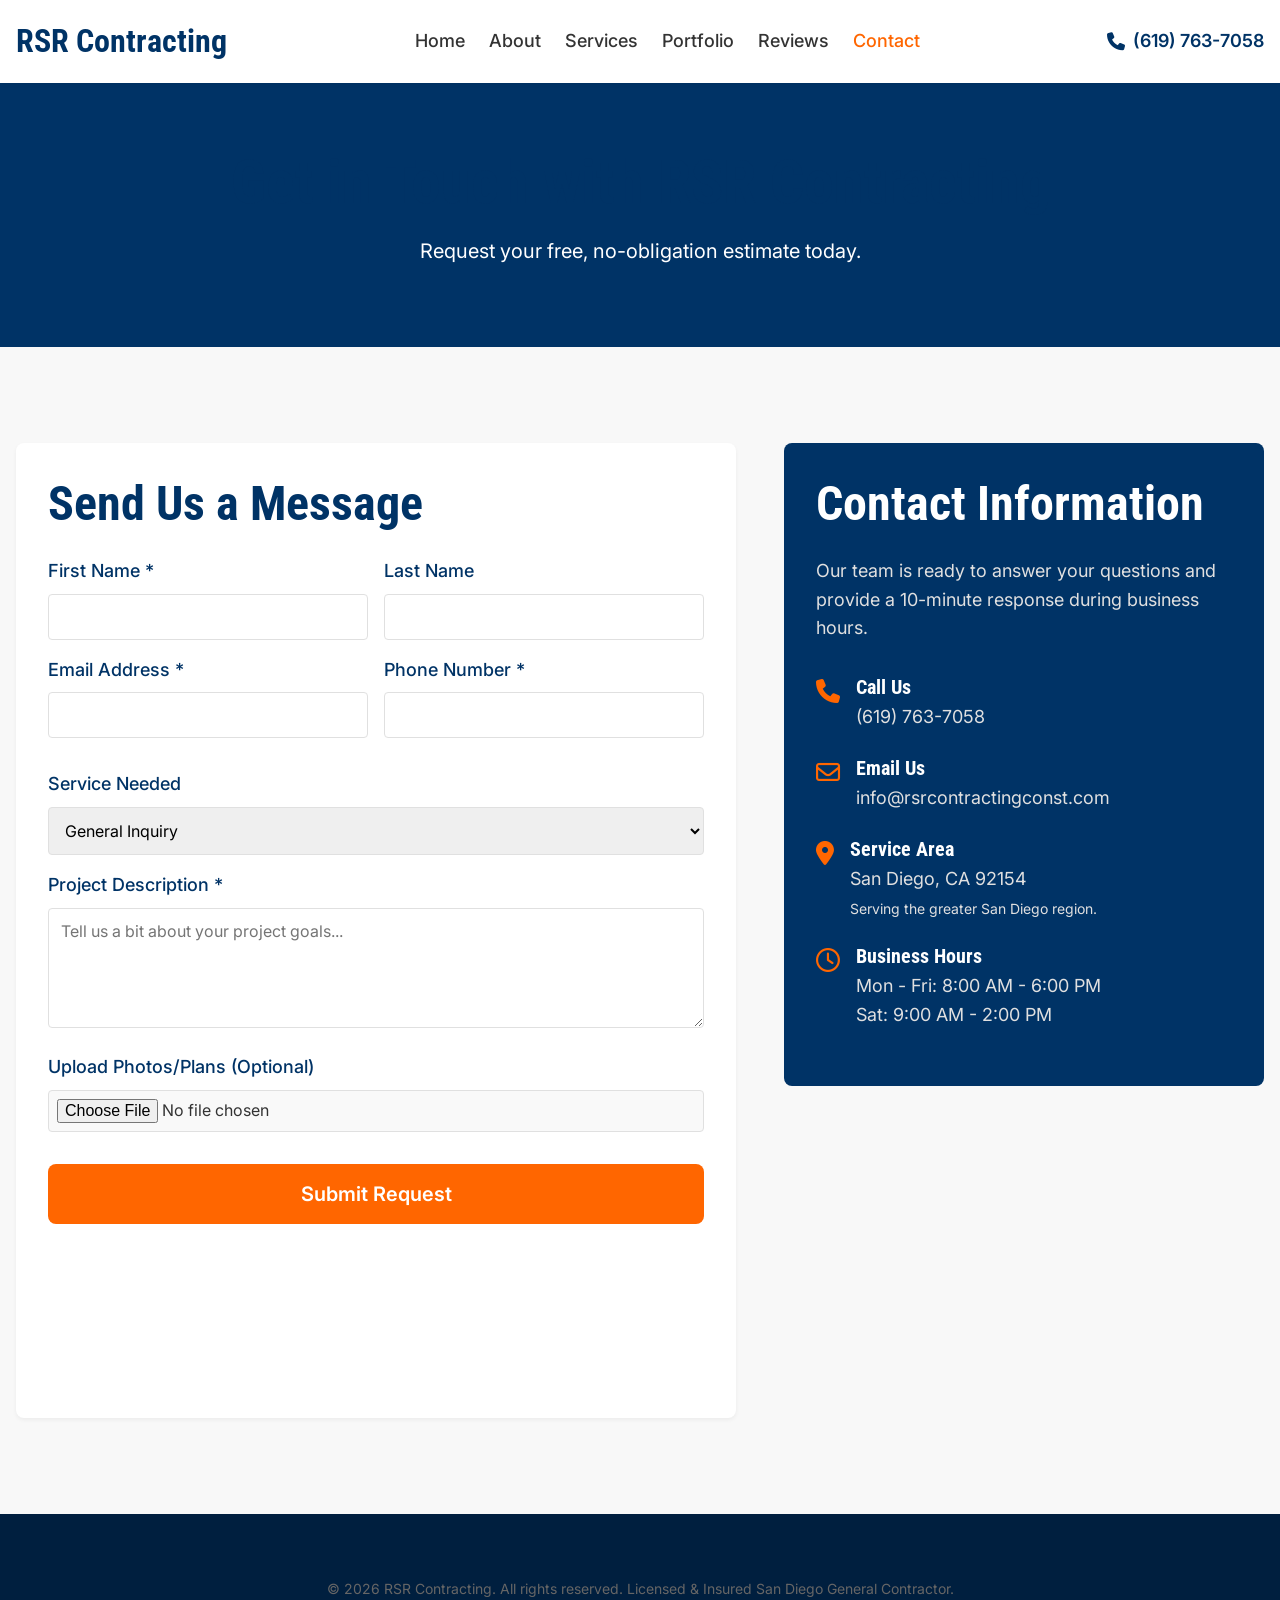
<file: contact.html>
<!DOCTYPE html>
<html lang="en">

<head>
    <meta charset="UTF-8">
    <meta name="viewport" content="width=device-width, initial-scale=1.0">
    <title>Contact Us | RSR Contracting San Diego</title>
    <meta name="description"
        content="Contact RSR Contracting for your free project estimate. General Contractor serving San Diego, CA.">

    <link rel="preconnect" href="https://fonts.googleapis.com">
    <link rel="preconnect" href="https://fonts.gstatic.com" crossorigin>
    <link
        href="https://fonts.googleapis.com/css2?family=Inter:wght@400;500;600;700&family=Roboto+Condensed:wght@700&display=swap"
        rel="stylesheet">
    <link rel="stylesheet" href="https://cdnjs.cloudflare.com/ajax/libs/font-awesome/6.4.0/css/all.min.css">
    <link rel="stylesheet" href="index.css">

    <style>
        .page-header {
            background-color: var(--color-primary-navy);
            color: var(--color-neutral-white);
            padding-block: var(--spacing-16);
            text-align: center;
        }

        .contact-layout {
            display: grid;
            grid-template-columns: 1fr;
            gap: var(--spacing-12);
        }

        @media (min-width: 1024px) {
            .contact-layout {
                grid-template-columns: 3fr 2fr;
            }
        }

        /* Form Styles */
        .contact-form-container {
            background: var(--color-neutral-white);
            padding: var(--spacing-8);
            border-radius: var(--border-radius-md);
            box-shadow: var(--shadow-sm);
        }

        .form-group {
            margin-bottom: var(--spacing-4);
        }

        .form-label {
            display: block;
            margin-bottom: var(--spacing-2);
            font-weight: 500;
            color: var(--color-primary-navy);
        }

        .form-input,
        .form-select,
        .form-textarea {
            width: 100%;
            padding: 0.75rem;
            border: 1px solid var(--color-neutral-lightgray);
            border-radius: var(--border-radius-sm);
            font-family: var(--font-family-sans);
            font-size: 1rem;
            transition: border-color var(--transition-fast);
        }

        .form-input:focus,
        .form-select:focus,
        .form-textarea:focus {
            outline: none;
            border-color: var(--color-accent-orange);
            box-shadow: 0 0 0 2px rgba(255, 102, 0, 0.1);
        }

        .form-textarea {
            resize: vertical;
            min-height: 120px;
        }

        /* Info Styles */
        .contact-info-container {
            background: var(--color-primary-navy);
            color: var(--color-neutral-white);
            padding: var(--spacing-8);
            border-radius: var(--border-radius-md);
        }

        .contact-info-container h2 {
            color: var(--color-neutral-white);
            margin-bottom: var(--spacing-6);
        }

        .info-item {
            display: flex;
            align-items: flex-start;
            gap: var(--spacing-4);
            margin-bottom: var(--spacing-6);
        }

        .info-icon {
            font-size: 1.5rem;
            color: var(--color-accent-orange);
            margin-top: 0.25rem;
        }

        .info-text h4 {
            color: var(--color-neutral-white);
            margin-bottom: var(--spacing-1);
            font-size: var(--font-size-lg);
        }

        .info-text p,
        .info-text a {
            color: var(--color-neutral-lightgray);
            margin-bottom: 0;
            transition: color var(--transition-fast);
        }

        .info-text a:hover {
            color: var(--color-accent-orange);
        }

        .map-embed {
            width: 100%;
            height: 300px;
            border-radius: var(--border-radius-md);
            overflow: hidden;
            margin-top: var(--spacing-8);
        }

        .map-embed iframe {
            width: 100%;
            height: 100%;
            border: 0;
        }
    </style>
</head>

<body>

    <!-- Header -->
    <header class="site-header">
        <div class="container header-container">
            <a href="/" class="logo">
                RSR Contracting
            </a>
            <nav class="nav-links">
                <a href="/">Home</a>
                <a href="about.html">About</a>
                <a href="services.html">Services</a>
                <a href="portfolio.html">Portfolio</a>
                <a href="reviews.html">Reviews</a>
                <a href="contact.html" class="active">Contact</a>
            </nav>
            <div class="header-actions">
                <a href="tel:6197637058" class="phone-link"><i class="fa-solid fa-phone"></i> (619) 763-7058</a>
            </div>
            <button class="mobile-menu-btn" aria-expanded="false" aria-label="Toggle menu"><i
                    class="fa-solid fa-bars"></i></button>
        </div>
    </header>

    <!-- Page Header -->
    <section class="page-header">
        <div class="container">
            <h1 class="fade-in">Get in Touch with RSR Contracting</h1>
            <p class="fade-in" style="font-size: var(--font-size-lg); max-width: 800px; margin-inline: auto;">Request
                your free, no-obligation estimate today.</p>
        </div>
    </section>

    <!-- Contact Section -->
    <section class="section bg-offwhite">
        <div class="container">
            <div class="contact-layout">

                <!-- Form -->
                <div class="contact-form-container fade-in">
                    <h2 class="text-navy" style="margin-bottom: var(--spacing-6);">Send Us a Message</h2>
                    <form action="thank-you.html" method="GET">
                        <div class="grid grid-cols-1 sm:grid-cols-2 gap-4">
                            <div class="form-group">
                                <label class="form-label" for="fname">First Name *</label>
                                <input type="text" id="fname" name="fname" class="form-input" required>
                            </div>
                            <div class="form-group">
                                <label class="form-label" for="lname">Last Name</label>
                                <input type="text" id="lname" name="lname" class="form-input">
                            </div>
                        </div>

                        <div class="grid grid-cols-1 sm:grid-cols-2 gap-4">
                            <div class="form-group">
                                <label class="form-label" for="email">Email Address *</label>
                                <input type="email" id="email" name="email" class="form-input" required>
                            </div>
                            <div class="form-group">
                                <label class="form-label" for="phone">Phone Number *</label>
                                <input type="tel" id="phone" name="phone" class="form-input" required>
                            </div>
                        </div>

                        <div class="form-group" style="margin-top: var(--spacing-4);">
                            <label class="form-label" for="service">Service Needed</label>
                            <select id="service" name="service" class="form-select">
                                <option value="general">General Inquiry</option>
                                <option value="remodeling">General Contracting & Remodeling</option>
                                <option value="masonry">Masonry & Concrete</option>
                                <option value="bathroom">Bathroom Remodel / Plumbing</option>
                                <option value="pavers">Pavers & Hardscape</option>
                            </select>
                        </div>

                        <div class="form-group">
                            <label class="form-label" for="message">Project Description *</label>
                            <textarea id="message" name="message" class="form-textarea"
                                placeholder="Tell us a bit about your project goals..." required></textarea>
                        </div>

                        <div class="form-group">
                            <label class="form-label" for="photos">Upload Photos/Plans (Optional)</label>
                            <input type="file" id="photos" name="photos" class="form-input"
                                style="padding: 0.5rem; background: #f9f9f9;">
                        </div>

                        <button type="submit" class="btn btn-primary btn-large"
                            style="width: 100%; margin-top: var(--spacing-4);">Submit Request</button>
                    </form>
                </div>

                <!-- Info -->
                <div class="fade-in">
                    <div class="contact-info-container">
                        <h2>Contact Information</h2>
                        <p style="color: var(--color-neutral-lightgray); margin-bottom: var(--spacing-8);">Our team is
                            ready to answer your questions and provide a 10-minute response during business hours.</p>

                        <div class="info-item">
                            <i class="fa-solid fa-phone info-icon"></i>
                            <div class="info-text">
                                <h4>Call Us</h4>
                                <a href="tel:6197637058">(619) 763-7058</a>
                            </div>
                        </div>

                        <div class="info-item">
                            <i class="fa-regular fa-envelope info-icon"></i>
                            <div class="info-text">
                                <h4>Email Us</h4>
                                <a href="mailto:info@rsrcontractingconst.com">info@rsrcontractingconst.com</a>
                            </div>
                        </div>

                        <div class="info-item">
                            <i class="fa-solid fa-location-dot info-icon"></i>
                            <div class="info-text">
                                <h4>Service Area</h4>
                                <p>San Diego, CA 92154</p>
                                <p style="font-size: var(--font-size-sm); margin-top: 0.25rem;">Serving the greater San
                                    Diego region.</p>
                            </div>
                        </div>

                        <div class="info-item">
                            <i class="fa-regular fa-clock info-icon"></i>
                            <div class="info-text">
                                <h4>Business Hours</h4>
                                <p>Mon - Fri: 8:00 AM - 6:00 PM</p>
                                <p>Sat: 9:00 AM - 2:00 PM</p>
                            </div>
                        </div>
                    </div>

                    <div class="map-embed">
                        <iframe
                            src="https://www.google.com/maps/embed?pb=!1m18!1m12!1m3!1d107567.9254095493!2d-117.15178550080644!3d32.58988698650393!2m3!1f0!2f0!3f0!3m2!1i1024!2i768!4f13.1!3m3!1m2!1s0x80d94f26beeb2c73%3A0xe5cd8bfa17cb97cb!2sSan%20Diego%2C%20CA%2092154!5e0!3m2!1sen!2sus!4v1709230501438!5m2!1sen!2sus"
                            allowfullscreen="" loading="lazy" referrerpolicy="no-referrer-when-downgrade"></iframe>
                    </div>
                </div>

            </div>
        </div>
    </section>

    <!-- Footer -->
    <footer class="site-footer">
        <div class="container">
            <div class="footer-bottom" style="padding-top:0; border-top:none;">
                <p>&copy; 2026 RSR Contracting. All rights reserved. Licensed & Insured San Diego General Contractor.
                </p>
            </div>
        </div>
    </footer>

    <script src="main.js"></script>
    <script>
        // Check for service parameter in URL to pre-select dropdown
        document.addEventListener('DOMContentLoaded', () => {
            const urlParams = new URLSearchParams(window.location.search);
            const serviceParam = urlParams.get('service');
            if (serviceParam) {
                const select = document.getElementById('service');
                if (select) {
                    for (let i = 0; i < select.options.length; i++) {
                        if (select.options[i].value === serviceParam) {
                            select.selectedIndex = i;
                            break;
                        }
                    }
                }
            }
        });
    </script>
</body>

</html>
</file>
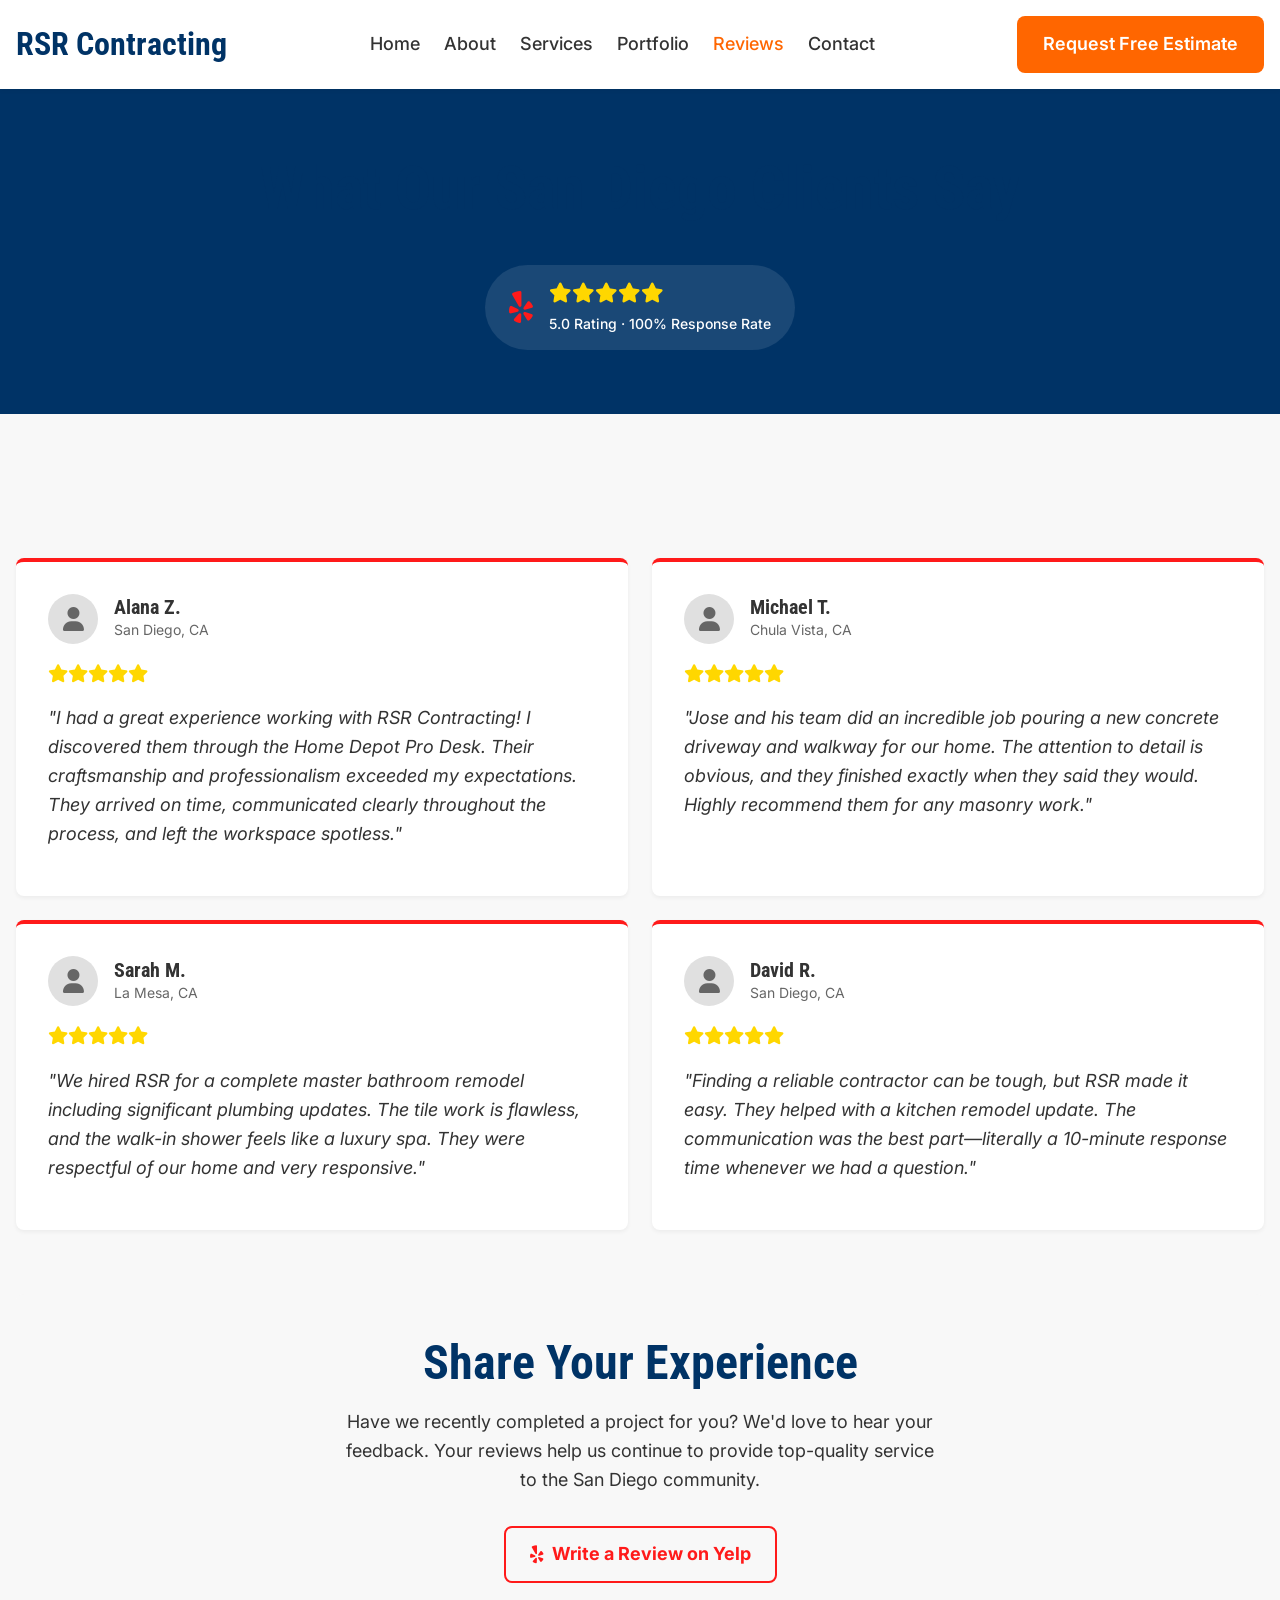
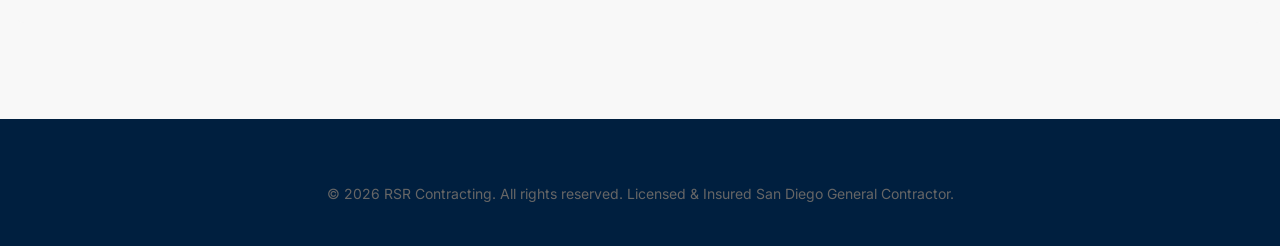
<file: reviews.html>
<!DOCTYPE html>
<html lang="en">

<head>
    <meta charset="UTF-8">
    <meta name="viewport" content="width=device-width, initial-scale=1.0">
    <title>Client Reviews | RSR Contracting San Diego</title>
    <meta name="description"
        content="Read our 5-star reviews from satisfied San Diego homeowners. See why we are the trusted choice for general contracting and remodeling.">

    <link rel="preconnect" href="https://fonts.googleapis.com">
    <link rel="preconnect" href="https://fonts.gstatic.com" crossorigin>
    <link
        href="https://fonts.googleapis.com/css2?family=Inter:wght@400;500;600;700&family=Roboto+Condensed:wght@700&display=swap"
        rel="stylesheet">
    <link rel="stylesheet" href="https://cdnjs.cloudflare.com/ajax/libs/font-awesome/6.4.0/css/all.min.css">
    <link rel="stylesheet" href="index.css">

    <style>
        .page-header {
            background-color: var(--color-primary-navy);
            color: var(--color-neutral-white);
            padding-block: var(--spacing-16);
            text-align: center;
        }

        .yelp-badge-container {
            display: inline-flex;
            align-items: center;
            gap: var(--spacing-4);
            background: rgba(255, 255, 255, 0.1);
            padding: var(--spacing-3) var(--spacing-6);
            border-radius: 50px;
            margin-top: var(--spacing-6);
        }

        .review-grid {
            display: grid;
            grid-template-columns: 1fr;
            gap: var(--spacing-6);
            margin-top: var(--spacing-12);
        }

        @media (min-width: 768px) {
            .review-grid {
                grid-template-columns: repeat(2, 1fr);
            }
        }

        .review-card {
            background: var(--color-neutral-white);
            border-radius: var(--border-radius-md);
            padding: var(--spacing-8);
            box-shadow: var(--shadow-sm);
            border-top: 4px solid #FF1A1A;
            /* Yelp Red accent */
            transition: transform var(--transition-base), box-shadow var(--transition-base);
        }

        .review-card:hover {
            transform: translateY(-4px);
            box-shadow: var(--shadow-md);
        }

        .reviewer-info {
            display: flex;
            align-items: center;
            gap: var(--spacing-4);
            margin-bottom: var(--spacing-4);
        }

        .reviewer-avatar {
            width: 50px;
            height: 50px;
            background-color: var(--color-neutral-lightgray);
            border-radius: 50%;
            display: flex;
            align-items: center;
            justify-content: center;
            font-size: 1.5rem;
            color: var(--color-secondary-gray-mid);
        }

        .reviewer-name h3 {
            margin: 0;
            font-size: var(--font-size-lg);
            color: var(--color-secondary-gray);
        }

        .reviewer-name p {
            margin: 0;
            font-size: var(--font-size-sm);
            color: var(--color-secondary-gray-mid);
        }

        .review-stars {
            color: #FFD700;
            margin-bottom: var(--spacing-4);
        }

        .review-text {
            font-style: italic;
            color: var(--color-secondary-gray);
            line-height: 1.6;
        }

        .leave-review-section {
            background-color: var(--color-neutral-offwhite);
            border-radius: var(--border-radius-md);
            padding: var(--spacing-10);
            text-align: center;
            margin-top: var(--spacing-16);
        }
    </style>
</head>

<body>

    <!-- Header -->
    <header class="site-header">
        <div class="container header-container">
            <a href="/" class="logo">
                RSR Contracting
            </a>
            <nav class="nav-links">
                <a href="/">Home</a>
                <a href="about.html">About</a>
                <a href="services.html">Services</a>
                <a href="portfolio.html">Portfolio</a>
                <a href="reviews.html" class="active">Reviews</a>
                <a href="contact.html">Contact</a>
            </nav>
            <div class="header-actions">
                <a href="contact.html" class="btn btn-primary">Request Free Estimate</a>
            </div>
            <button class="mobile-menu-btn" aria-expanded="false" aria-label="Toggle menu"><i
                    class="fa-solid fa-bars"></i></button>
        </div>
    </header>

    <!-- Page Header -->
    <section class="page-header">
        <div class="container">
            <h1 class="fade-in">What Our San Diego Clients Say</h1>
            <div class="yelp-badge-container fade-in">
                <i class="fa-brands fa-yelp" style="color: #FF1A1A; font-size: 2rem;"></i>
                <div style="text-align: left;">
                    <div style="color: #FFD700; font-size: 1.25rem;"><i class="fa-solid fa-star"></i><i
                            class="fa-solid fa-star"></i><i class="fa-solid fa-star"></i><i
                            class="fa-solid fa-star"></i><i class="fa-solid fa-star"></i></div>
                    <span style="font-size: var(--font-size-sm); font-weight: 500;">5.0 Rating &middot; 100% Response
                        Rate</span>
                </div>
            </div>
        </div>
    </section>

    <!-- Reviews Grid -->
    <section class="section">
        <div class="container">
            <div class="review-grid">

                <!-- Review 1 -->
                <div class="review-card fade-in">
                    <div class="reviewer-info">
                        <div class="reviewer-avatar"><i class="fa-solid fa-user"></i></div>
                        <div class="reviewer-name">
                            <h3>Alana Z.</h3>
                            <p>San Diego, CA</p>
                        </div>
                    </div>
                    <div class="review-stars">
                        <i class="fa-solid fa-star"></i><i class="fa-solid fa-star"></i><i
                            class="fa-solid fa-star"></i><i class="fa-solid fa-star"></i><i
                            class="fa-solid fa-star"></i>
                    </div>
                    <p class="review-text">"I had a great experience working with RSR Contracting! I discovered them
                        through the Home Depot Pro Desk. Their craftsmanship and professionalism exceeded my
                        expectations. They arrived on time, communicated clearly throughout the process, and left the
                        workspace spotless."</p>
                </div>

                <!-- Review 2 (Placeholder based on vibe) -->
                <div class="review-card fade-in">
                    <div class="reviewer-info">
                        <div class="reviewer-avatar"><i class="fa-solid fa-user"></i></div>
                        <div class="reviewer-name">
                            <h3>Michael T.</h3>
                            <p>Chula Vista, CA</p>
                        </div>
                    </div>
                    <div class="review-stars">
                        <i class="fa-solid fa-star"></i><i class="fa-solid fa-star"></i><i
                            class="fa-solid fa-star"></i><i class="fa-solid fa-star"></i><i
                            class="fa-solid fa-star"></i>
                    </div>
                    <p class="review-text">"Jose and his team did an incredible job pouring a new concrete driveway and
                        walkway for our home. The attention to detail is obvious, and they finished exactly when they
                        said they would. Highly recommend them for any masonry work."</p>
                </div>

                <!-- Review 3 (Placeholder) -->
                <div class="review-card fade-in">
                    <div class="reviewer-info">
                        <div class="reviewer-avatar"><i class="fa-solid fa-user"></i></div>
                        <div class="reviewer-name">
                            <h3>Sarah M.</h3>
                            <p>La Mesa, CA</p>
                        </div>
                    </div>
                    <div class="review-stars">
                        <i class="fa-solid fa-star"></i><i class="fa-solid fa-star"></i><i
                            class="fa-solid fa-star"></i><i class="fa-solid fa-star"></i><i
                            class="fa-solid fa-star"></i>
                    </div>
                    <p class="review-text">"We hired RSR for a complete master bathroom remodel including significant
                        plumbing updates. The tile work is flawless, and the walk-in shower feels like a luxury spa.
                        They were respectful of our home and very responsive."</p>
                </div>

                <!-- Review 4 (Placeholder) -->
                <div class="review-card fade-in">
                    <div class="reviewer-info">
                        <div class="reviewer-avatar"><i class="fa-solid fa-user"></i></div>
                        <div class="reviewer-name">
                            <h3>David R.</h3>
                            <p>San Diego, CA</p>
                        </div>
                    </div>
                    <div class="review-stars">
                        <i class="fa-solid fa-star"></i><i class="fa-solid fa-star"></i><i
                            class="fa-solid fa-star"></i><i class="fa-solid fa-star"></i><i
                            class="fa-solid fa-star"></i>
                    </div>
                    <p class="review-text">"Finding a reliable contractor can be tough, but RSR made it easy. They
                        helped with a kitchen remodel update. The communication was the best part—literally a 10-minute
                        response time whenever we had a question."</p>
                </div>
            </div>

            <!-- Leave a Review CTA -->
            <div class="leave-review-section fade-in">
                <h2 style="margin-bottom: var(--spacing-4);">Share Your Experience</h2>
                <p style="margin-bottom: var(--spacing-8); max-width: 600px; margin-inline: auto;">Have we recently
                    completed a project for you? We'd love to hear your feedback. Your reviews help us continue to
                    provide top-quality service to the San Diego community.</p>

                <a href="#" class="btn btn-secondary" style="border-color: #FF1A1A; color: #FF1A1A; font-weight: 700;">
                    <i class="fa-brands fa-yelp" style="margin-right: 0.5rem;"></i> Write a Review on Yelp
                </a>
            </div>

        </div>
    </section>

    <!-- Footer -->
    <footer class="site-footer">
        <div class="container">
            <div class="footer-bottom" style="padding-top:0; border-top:none;">
                <p>&copy; 2026 RSR Contracting. All rights reserved. Licensed & Insured San Diego General Contractor.
                </p>
            </div>
        </div>
    </footer>

    <script src="main.js"></script>
</body>

</html>
</file>
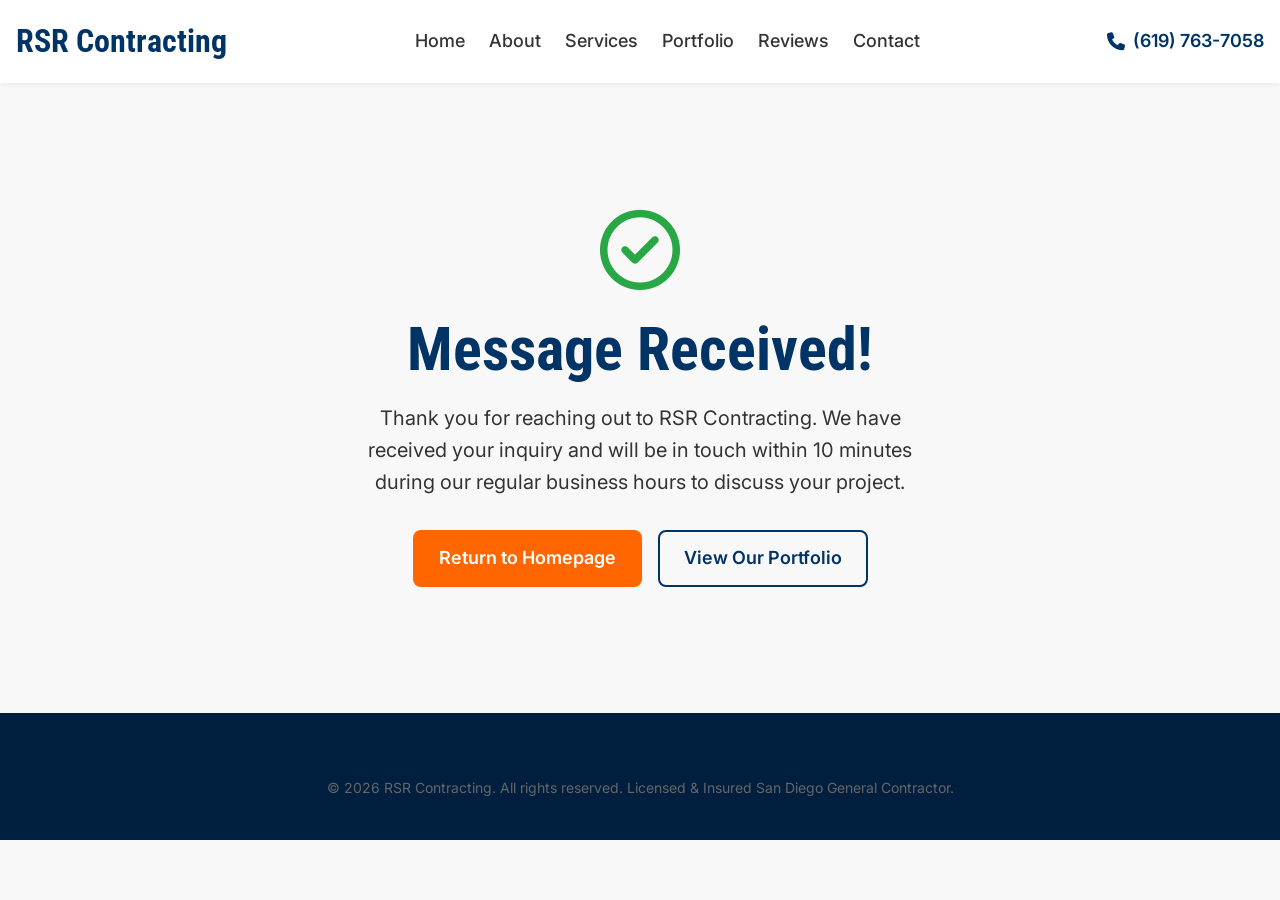
<file: thank-you.html>
<!DOCTYPE html>
<html lang="en">

<head>
    <meta charset="UTF-8">
    <meta name="viewport" content="width=device-width, initial-scale=1.0">
    <title>Thank You | RSR Contracting San Diego</title>
    <meta name="description" content="Thank you for contacting RSR Contracting. We will be in touch shortly.">

    <link rel="preconnect" href="https://fonts.googleapis.com">
    <link rel="preconnect" href="https://fonts.gstatic.com" crossorigin>
    <link
        href="https://fonts.googleapis.com/css2?family=Inter:wght@400;500;600;700&family=Roboto+Condensed:wght@700&display=swap"
        rel="stylesheet">
    <link rel="stylesheet" href="https://cdnjs.cloudflare.com/ajax/libs/font-awesome/6.4.0/css/all.min.css">
    <link rel="stylesheet" href="index.css">

    <style>
        .thank-you-section {
            min-height: 70vh;
            display: flex;
            align-items: center;
            justify-content: center;
            text-align: center;
            padding-block: var(--spacing-16);
        }

        .success-icon {
            font-size: 5rem;
            color: #28a745;
            /* Success Green */
            margin-bottom: var(--spacing-6);
        }
    </style>
</head>

<body>

    <!-- Header -->
    <header class="site-header">
        <div class="container header-container">
            <a href="/" class="logo">
                RSR Contracting
            </a>
            <nav class="nav-links">
                <a href="/">Home</a>
                <a href="about.html">About</a>
                <a href="services.html">Services</a>
                <a href="portfolio.html">Portfolio</a>
                <a href="reviews.html">Reviews</a>
                <a href="contact.html">Contact</a>
            </nav>
            <div class="header-actions">
                <a href="tel:6197637058" class="phone-link"><i class="fa-solid fa-phone"></i> (619) 763-7058</a>
            </div>
            <button class="mobile-menu-btn" aria-expanded="false" aria-label="Toggle menu"><i
                    class="fa-solid fa-bars"></i></button>
        </div>
    </header>

    <!-- Thank You Content -->
    <section class="thank-you-section bg-offwhite">
        <div class="container fade-in">
            <i class="fa-regular fa-circle-check success-icon"></i>
            <h1 class="text-navy">Message Received!</h1>
            <p style="font-size: var(--font-size-lg); max-width: 600px; margin: 0 auto var(--spacing-8) auto;">
                Thank you for reaching out to RSR Contracting. We have received your inquiry and will be in touch within
                10 minutes during our regular business hours to discuss your project.
            </p>

            <div style="display: flex; gap: var(--spacing-4); justify-content: center; flex-wrap: wrap;">
                <a href="/" class="btn btn-primary">Return to Homepage</a>
                <a href="portfolio.html" class="btn btn-secondary">View Our Portfolio</a>
            </div>
        </div>
    </section>

    <!-- Footer -->
    <footer class="site-footer">
        <div class="container">
            <div class="footer-bottom" style="padding-top:0; border-top:none;">
                <p>&copy; 2026 RSR Contracting. All rights reserved. Licensed & Insured San Diego General Contractor.
                </p>
            </div>
        </div>
    </footer>

    <script src="main.js"></script>
</body>

</html>
</file>
<file: index.css>
/* =========================================================================
   RSR Contracting - Global Styles & Design System
   ========================================================================= */

@import url('https://fonts.googleapis.com/css2?family=Inter:wght@400;500;600;700&family=Roboto+Condensed:wght@700&display=swap');

:root {
  /* Brand Colors */
  --color-primary-navy: #003366;
  --color-primary-navy-dark: #001F3F;
  --color-secondary-gray: #333333;
  --color-secondary-gray-mid: #666666;
  --color-accent-orange: #FF6600;
  --color-accent-orange-soft: #FF8533;
  
  /* Neutrals */
  --color-neutral-offwhite: #F8F8F8;
  --color-neutral-white: #FFFFFF;
  --color-neutral-lightgray: #E0E0E0;

  /* Typography */
  --font-family-sans: 'Inter', system-ui, -apple-system, sans-serif;
  --font-family-condensed: 'Roboto Condensed', system-ui, sans-serif;
  
  /* Font Sizes */
  --font-size-xs: 0.75rem;    /* 12px */
  --font-size-sm: 0.875rem;   /* 14px */
  --font-size-base: 1.125rem; /* 18px (increased from 16px per spec) */
  --font-size-lg: 1.25rem;    /* 20px */
  --font-size-xl: 1.5rem;     /* 24px */
  --font-size-2xl: 2rem;      /* 32px */
  --font-size-3xl: 2.5rem;    /* 40px */
  --font-size-4xl: 3rem;      /* 48px */
  --font-size-5xl: 3.75rem;   /* 60px */

  /* Spacing */
  --spacing-1: 0.25rem;
  --spacing-2: 0.5rem;
  --spacing-3: 0.75rem;
  --spacing-4: 1rem;
  --spacing-6: 1.5rem;
  --spacing-8: 2rem;
  --spacing-10: 2.5rem;
  --spacing-12: 3rem;
  --spacing-16: 4rem;
  --spacing-20: 5rem;
  --spacing-24: 6rem;
  --spacing-32: 8rem;

  /* Layout */
  --container-max-width: 1280px;
  --container-padding: var(--spacing-4);

  /* Borders & Shadows */
  --border-radius-sm: 4px;
  --border-radius-md: 8px;
  --border-radius-lg: 12px;
  --shadow-sm: 0 2px 4px rgba(0, 0, 0, 0.05);
  --shadow-md: 0 4px 12px rgba(0, 0, 0, 0.1);
  --shadow-lg: 0 10px 25px rgba(0, 0, 0, 0.15);

  /* Transitions */
  --transition-fast: 150ms ease-in-out;
  --transition-base: 300ms ease-in-out;
}

/* Base Reset */
*, *::before, *::after {
  box-sizing: border-box;
  margin: 0;
  padding: 0;
}

html {
  font-size: 100%;
  scroll-behavior: smooth;
}

body {
  font-family: var(--font-family-sans);
  font-size: var(--font-size-base);
  line-height: 1.6;
  color: var(--color-secondary-gray);
  background-color: var(--color-neutral-offwhite);
  -webkit-font-smoothing: antialiased;
  -moz-osx-font-smoothing: grayscale;
}

/* Typography Base */
h1, h2, h3, h4, h5, h6 {
  font-family: var(--font-family-condensed);
  font-weight: 700;
  line-height: 1.2;
  color: var(--color-primary-navy);
  margin-bottom: var(--spacing-4);
}

h1 { font-size: var(--font-size-4xl); }
h2 { font-size: var(--font-size-3xl); }
h3 { font-size: var(--font-size-2xl); }
h4 { font-size: var(--font-size-xl); }

@media (min-width: 768px) {
  h1 { font-size: var(--font-size-5xl); }
  h2 { font-size: var(--font-size-4xl); }
}

p {
  margin-bottom: var(--spacing-4);
}

a {
  color: var(--color-primary-navy);
  text-decoration: none;
  transition: color var(--transition-fast);
}

a:hover {
  color: var(--color-accent-orange);
}

img, picture, video, canvas, svg {
  display: block;
  max-width: 100%;
  height: auto;
}

/* Layout Utilities */
.container {
  width: 100%;
  max-width: var(--container-max-width);
  margin-inline: auto;
  padding-inline: var(--container-padding);
}

.section {
  padding-block: var(--spacing-16);
}

@media (min-width: 768px) {
  .section {
    padding-block: var(--spacing-24);
  }
}

.text-center { text-align: center; }
.text-navy { color: var(--color-primary-navy); }
.text-orange { color: var(--color-accent-orange); }
.bg-white { background-color: var(--color-neutral-white); }
.bg-offwhite { background-color: var(--color-neutral-offwhite); }
.bg-navy { 
  background-color: var(--color-primary-navy); 
  color: var(--color-neutral-white);
}

.bg-navy h1, .bg-navy h2, .bg-navy h3, .bg-navy p {
    color: var(--color-neutral-white);
}

/* Button Component */
.btn {
  display: inline-flex;
  align-items: center;
  justify-content: center;
  padding: 0.75rem 1.5rem;
  font-family: var(--font-family-sans);
  font-weight: 600;
  font-size: var(--font-size-base);
  border-radius: var(--border-radius-md);
  border: 2px solid transparent;
  cursor: pointer;
  transition: all var(--transition-base);
  text-decoration: none;
  text-align: center;
}

.btn-primary {
  background-color: var(--color-accent-orange);
  color: var(--color-neutral-white);
}

.btn-primary:hover, .btn-primary:focus {
  background-color: var(--color-primary-navy);
  color: var(--color-neutral-white);
  transform: translateY(-2px);
  box-shadow: var(--shadow-md);
}

.btn-secondary {
  background-color: transparent;
  color: var(--color-primary-navy);
  border-color: var(--color-primary-navy);
}

.btn-secondary:hover, .btn-secondary:focus {
  background-color: var(--color-primary-navy);
  color: var(--color-neutral-white);
  transform: translateY(-2px);
}

.btn-large {
  padding: 1rem 2rem;
  font-size: var(--font-size-lg);
}

/* Card Component */
.card {
  background-color: var(--color-neutral-white);
  border-radius: var(--border-radius-md);
  box-shadow: var(--shadow-md);
  padding: var(--spacing-6);
  transition: transform var(--transition-base), box-shadow var(--transition-base);
}

.card:hover {
  transform: translateY(-4px);
  box-shadow: var(--shadow-lg);
}

/* Utility classes for flex/grid */
.flex { display: flex; }
.flex-col { flex-direction: column; }
.items-center { align-items: center; }
.justify-center { justify-content: center; }
.justify-between { justify-content: space-between; }
.gap-4 { gap: var(--spacing-4); }
.gap-8 { gap: var(--spacing-8); }

.grid { display: grid; }
.grid-cols-1 { grid-template-columns: repeat(1, minmax(0, 1fr)); }

@media (min-width: 640px) {
  .sm\:grid-cols-2 { grid-template-columns: repeat(2, minmax(0, 1fr)); }
}

@media (min-width: 1024px) {
  .lg\:grid-cols-3 { grid-template-columns: repeat(3, minmax(0, 1fr)); }
  .lg\:grid-cols-4 { grid-template-columns: repeat(4, minmax(0, 1fr)); }
}

/* Header Styles */
.site-header {
  background-color: var(--color-neutral-white);
  position: sticky;
  top: 0;
  z-index: 100;
  box-shadow: var(--shadow-sm);
  transition: padding var(--transition-base);
}

.header-container {
  display: flex;
  justify-content: space-between;
  align-items: center;
  padding-block: var(--spacing-4);
}

.logo {
  font-family: var(--font-family-condensed);
  font-size: var(--font-size-2xl);
  font-weight: 700;
  color: var(--color-primary-navy);
  display: flex;
  align-items: center;
  gap: var(--spacing-2);
}

.logo span {
  font-size: var(--font-size-sm);
  color: var(--color-secondary-gray-mid);
  font-weight: 400;
  font-family: var(--font-family-sans);
  display: none;
}

@media (min-width: 1024px) {
  .logo span { display: block; }
}

.nav-links {
  display: none;
  gap: var(--spacing-6);
  align-items: center;
}

@media (min-width: 1024px) {
  .nav-links { display: flex; }
}

.nav-links a {
  color: var(--color-secondary-gray);
  font-weight: 500;
}

.nav-links a:hover, .nav-links a.active {
  color: var(--color-accent-orange);
}

.header-actions {
  display: none;
  align-items: center;
  gap: var(--spacing-4);
}

@media (min-width: 1024px) {
  .header-actions { display: flex; }
}

.phone-link {
  font-weight: 600;
  color: var(--color-primary-navy);
  display: flex;
  align-items: center;
  gap: var(--spacing-2);
}

.mobile-menu-btn {
  display: block;
  background: none;
  border: none;
  font-size: var(--font-size-xl);
  color: var(--color-primary-navy);
  cursor: pointer;
}

@media (min-width: 1024px) {
  .mobile-menu-btn { display: none; }
}

/* Footer Styles */
.site-footer {
  background-color: var(--color-primary-navy-dark);
  color: var(--color-neutral-white);
  padding-top: var(--spacing-16);
  padding-bottom: var(--spacing-6);
}

.footer-grid {
  display: grid;
  grid-template-columns: 1fr;
  gap: var(--spacing-8);
  margin-bottom: var(--spacing-12);
}

@media (min-width: 768px) {
  .footer-grid { grid-template-columns: repeat(2, 1fr); }
}

@media (min-width: 1024px) {
  .footer-grid { grid-template-columns: repeat(4, 1fr); }
}

.footer-col h4 {
  color: var(--color-neutral-white);
  margin-bottom: var(--spacing-6);
  font-size: var(--font-size-lg);
}

.footer-links {
  list-style: none;
}

.footer-links li {
  margin-bottom: var(--spacing-3);
}

.footer-links a {
  color: var(--color-neutral-lightgray);
  transition: color var(--transition-fast);
}

.footer-links a:hover {
  color: var(--color-accent-orange);
}

.footer-contact li {
  display: flex;
  align-items: flex-start;
  gap: var(--spacing-3);
  margin-bottom: var(--spacing-4);
  color: var(--color-neutral-lightgray);
}

.footer-contact i {
  color: var(--color-accent-orange);
  margin-top: 0.25rem;
}

.footer-bottom {
  text-align: center;
  padding-top: var(--spacing-6);
  border-top: 1px border-top solid rgba(255,255,255,0.1);
  color: var(--color-secondary-gray-mid);
  font-size: var(--font-size-sm);
}

/* Trust Bar */
.trust-bar {
  background-color: var(--color-primary-navy);
  color: var(--color-neutral-white);
  padding-block: var(--spacing-6);
}

.trust-features {
  display: flex;
  flex-wrap: wrap;
  justify-content: center;
  gap: var(--spacing-6);
}

@media (min-width: 768px) {
  .trust-features {
    justify-content: space-between;
    gap: var(--spacing-4);
  }
}

.trust-item {
  display: flex;
  align-items: center;
  gap: var(--spacing-3);
  font-weight: 500;
}

.trust-item i {
  color: var(--color-accent-orange);
  font-size: var(--font-size-xl);
}

/* Animations */
.fade-in {
  opacity: 0;
  transform: translateY(20px);
  transition: opacity 0.6s ease-out, transform 0.6s ease-out;
}

.fade-in.visible {
  opacity: 1;
  transform: translateY(0);
}
</file>
